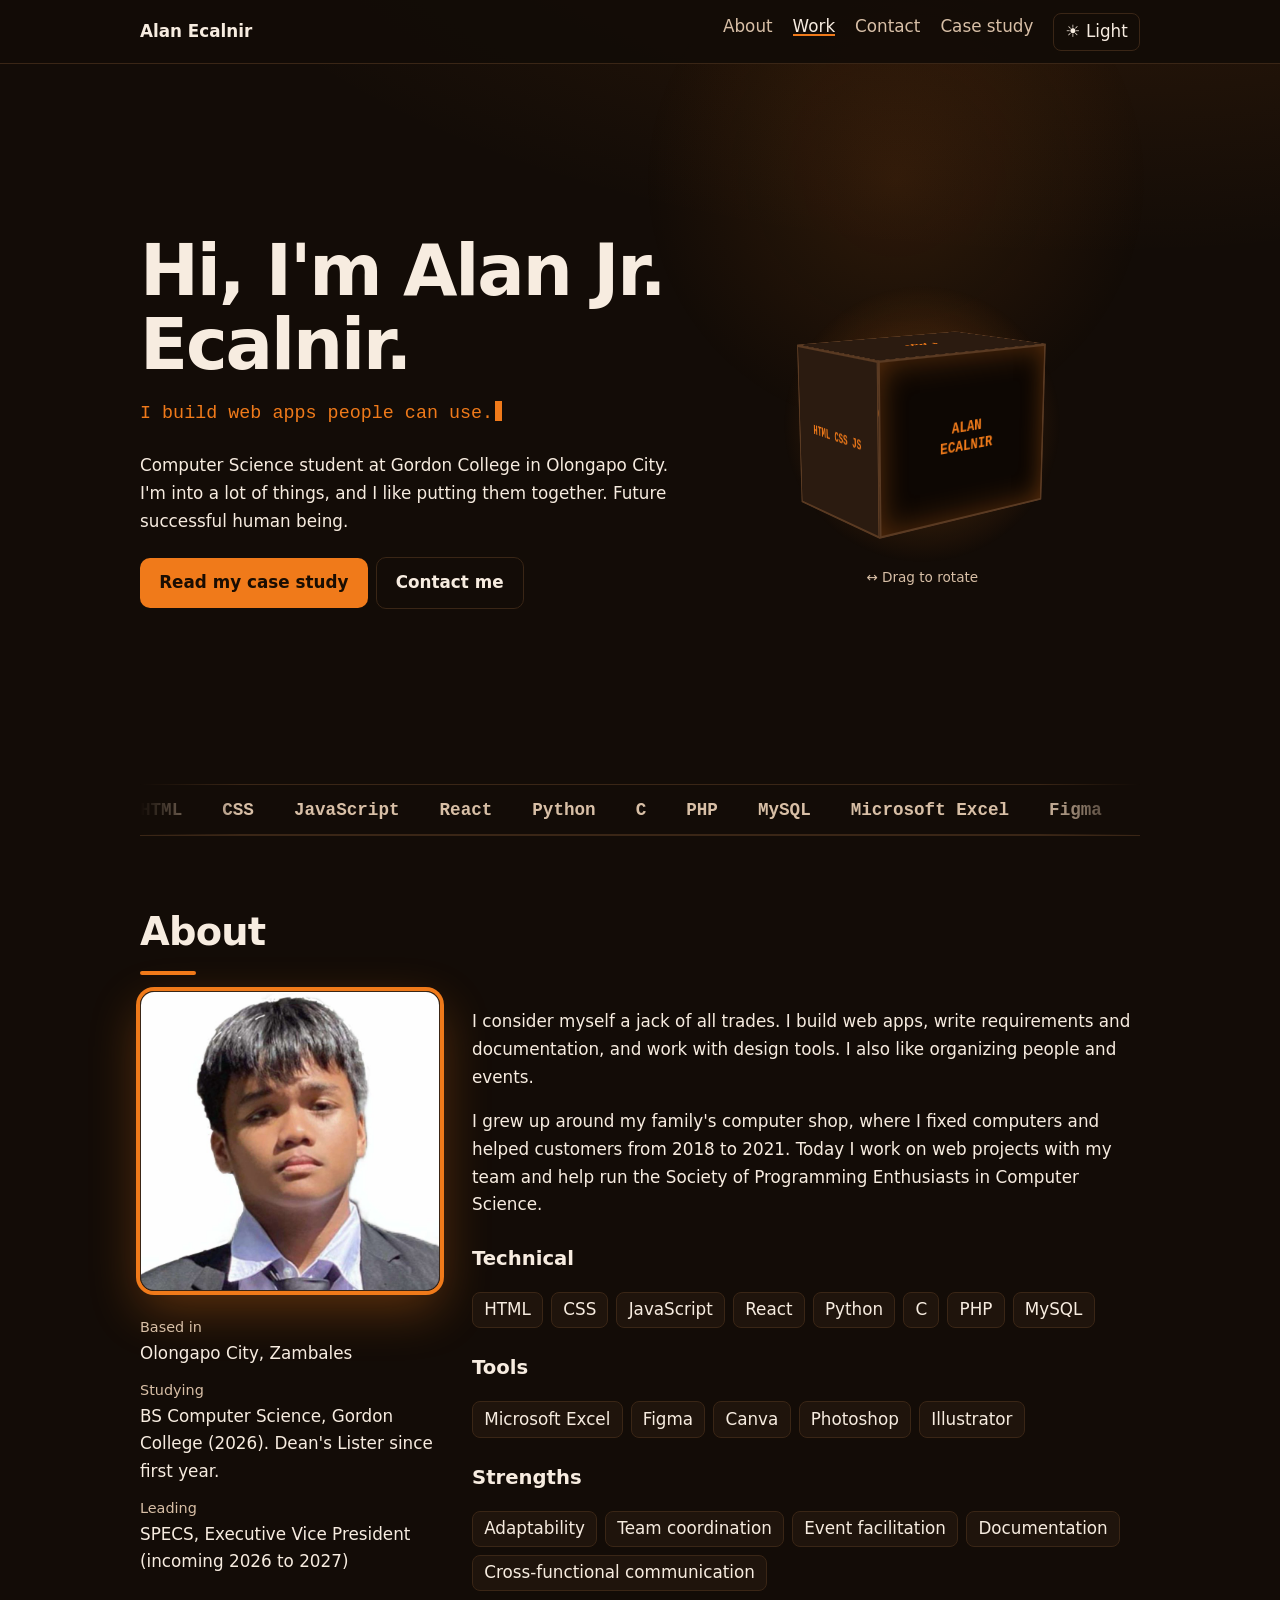
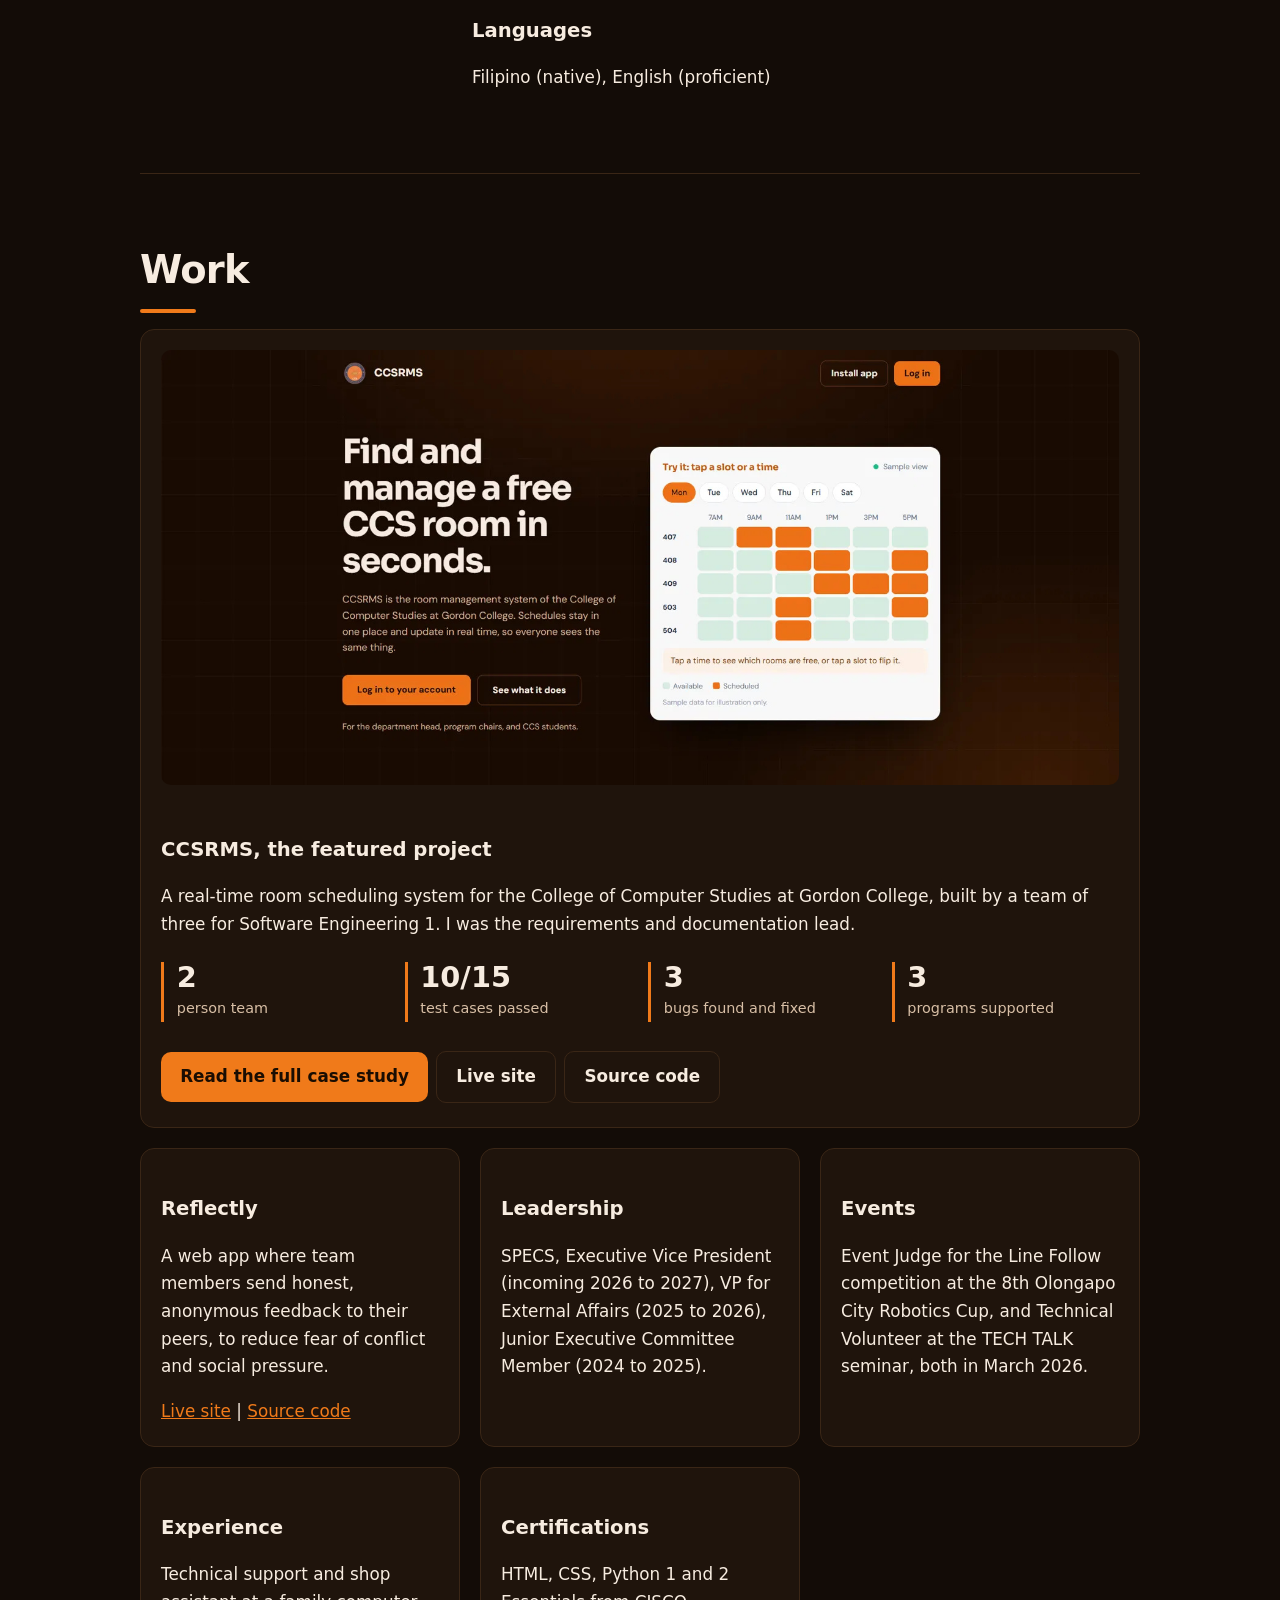
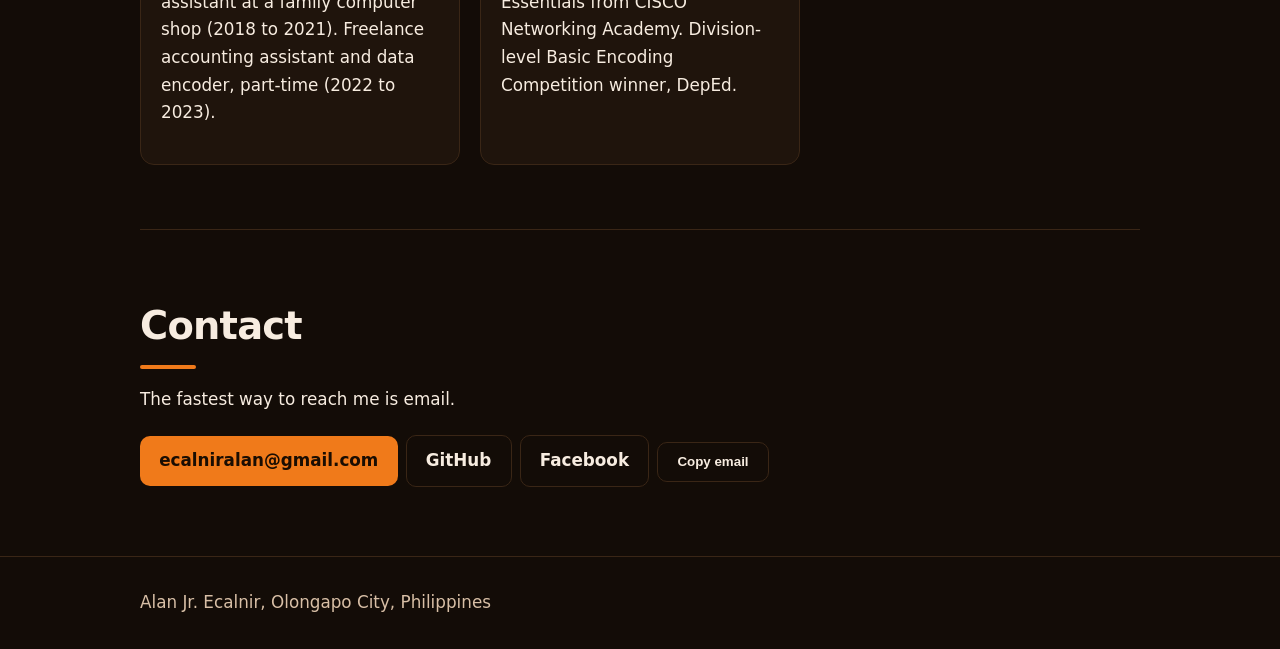
<file: index.html>
<!doctype html>
<html lang="en">
  <head>
    <meta charset="utf-8" />
    <meta name="viewport" content="width=device-width,initial-scale=1" />
    <title>Alan Jr. Ecalnir | Computer Science Student</title>
    <meta
      name="description"
      content="Portfolio of Alan Jr. Ecalnir, Computer Science student at Gordon College, with the CCSRMS case study."
    />
    <link rel="stylesheet" href="style.css" />
    <link rel="icon" href="assets/favicon.svg" type="image/svg+xml" />
    <script>
      try {
        if (localStorage.getItem("theme") === "light")
          document.documentElement.dataset.theme = "light";
      } catch (e) {}
    </script>
  </head>
  <body>
    <a class="skip" href="#main">Skip to content</a>
    <!-- Navigation -->
    <header>
      <div class="wrap">
        <nav aria-label="Main">
          <a class="logo" href="#top">Alan Ecalnir</a>
          <button
            class="menu-btn"
            type="button"
            aria-expanded="false"
            aria-controls="menu"
            aria-label="Toggle menu"
          >
            <span aria-hidden="true"></span>
          </button>
          <ul id="menu" class="menu">
            <li><a href="#about">About</a></li>
            <li><a href="#work">Work</a></li>
            <li><a href="#contact">Contact</a></li>
            <li><a href="case-study.html">Case study</a></li>
            <li><button class="theme-btn" type="button">☀ Light</button></li>
          </ul>
        </nav>
      </div>
    </header>
    <main id="main">
      <div class="wrap">
        <!-- Hero -->
        <section class="hero" id="top">
          <div>
            <h1>Hi, I'm Alan Jr. Ecalnir.</h1>
            <p class="type" id="type" aria-hidden="true"></p>
            <p>
              Computer Science student at Gordon College in Olongapo City. I'm into a lot of things,
              and I like putting them together. Future successful human being.
            </p>
            <a class="btn" href="case-study.html">Read my case study</a
            ><a class="btn alt" href="#contact">Contact me</a>
          </div>
          <div
            class="stage"
            tabindex="0"
            role="img"
            aria-label="Retro computer you can rotate. Drag it, or use the arrow keys."
          >
            <div class="pc">
              <div class="f">ALAN<br />ECALNIR</div>
              <div class="b">CS @ GORDON</div>
              <div class="l">HTML CSS JS</div>
              <div class="r">PYTHON PHP</div>
              <div class="t">SPECS</div>
              <div class="u">CCSRMS</div>
            </div>
          </div>
        </section>

        <!-- About -->
        <section id="about">
          <h2>About</h2>
          <div class="about">
            <div>
              <img
                class="photo"
                src="assets/photo.jpg"
                alt="Portrait of Alan wearing a suit and tie"
                width="300"
                height="300"
              />
              <dl>
                <dt>Based in</dt>
                <dd>Olongapo City, Zambales</dd>
                <dt>Studying</dt>
                <dd>BS Computer Science, Gordon College (2026). Dean's Lister since first year.</dd>
                <dt>Leading</dt>
                <dd>SPECS, Executive Vice President (incoming 2026 to 2027)</dd>
              </dl>
            </div>
            <div class="narrow">
              <p>
                I consider myself a jack of all trades. I build web apps, write requirements and
                documentation, and work with design tools. I also like organizing people and events.
              </p>
              <p>
                I grew up around my family's computer shop, where I fixed computers and helped
                customers from 2018 to 2021. Today I work on web projects with my team and help run
                the Society of Programming Enthusiasts in Computer Science.
              </p>
              <h3>Technical</h3>
              <ul class="chips">
                <li>HTML</li>
                <li>CSS</li>
                <li>JavaScript</li>
                <li>React</li>
                <li>Python</li>
                <li>C</li>
                <li>PHP</li>
                <li>MySQL</li>
              </ul>
              <h3>Tools</h3>
              <ul class="chips">
                <li>Microsoft Excel</li>
                <li>Figma</li>
                <li>Canva</li>
                <li>Photoshop</li>
                <li>Illustrator</li>
              </ul>
              <h3>Strengths</h3>
              <ul class="chips">
                <li>Adaptability</li>
                <li>Team coordination</li>
                <li>Event facilitation</li>
                <li>Documentation</li>
                <li>Cross-functional communication</li>
              </ul>
              <h3>Languages</h3>
              <p>Filipino (native), English (proficient)</p>
            </div>
          </div>
        </section>

        <!-- Work -->
        <section id="work">
          <h2>Work</h2>
          <div class="grid">
            <article class="card big">
              <img
                src="assets/landing.jpg"
                alt="CCSRMS landing page with a sample room schedule grid"
                width="1568"
                height="712"
              />
              <h3>CCSRMS, the featured project</h3>
              <p>
                A real-time room scheduling system for the College of Computer Studies at Gordon
                College, built by a team of three for Software Engineering 1. I was the requirements
                and documentation lead.
              </p>
              <ul class="stats">
                <li><b>3</b><span>person team</span></li>
                <li><b>15/15</b><span>test cases passed</span></li>
                <li><b>5</b><span>bugs found and fixed</span></li>
                <li><b>4</b><span>programs supported</span></li>
              </ul>
              <a class="btn" href="case-study.html">Read the full case study</a
              ><a class="btn alt" href="https://ccsrms.vercel.app">Live site</a
              ><a class="btn alt" href="https://github.com/BEB-THE-BUILDERS/CCSRMS">Source code</a>
            </article>
            <article class="card">
              <h3>Reflectly</h3>
              <p>
                A web app where team members send honest, anonymous feedback to their peers, to
                reduce fear of conflict and social pressure.
              </p>
              <a href="https://reflectlyapp.vercel.app">Live site</a> |
              <a href="https://github.com/AlanEcalnir/reflectly-web">Source code</a>
            </article>
            <article class="card">
              <h3>Leadership</h3>
              <p>
                SPECS, Executive Vice President (incoming 2026 to 2027), VP for External Affairs
                (2025 to 2026), Junior Executive Committee Member (2024 to 2025).
              </p>
            </article>
            <article class="card">
              <h3>Events</h3>
              <p>
                Event Judge for the Line Follow competition at the 8th Olongapo City Robotics Cup,
                and Technical Volunteer at the TECH TALK seminar, both in March 2026.
              </p>
            </article>
            <article class="card">
              <h3>Experience</h3>
              <p>
                Technical support and shop assistant at a family computer shop (2018 to 2021).
                Freelance accounting assistant and data encoder, part-time (2022 to 2023).
              </p>
            </article>
            <article class="card">
              <h3>Certifications</h3>
              <p>
                HTML, CSS, Python 1 and 2 Essentials from CISCO Networking Academy. Division-level
                Basic Encoding Competition winner, DepEd.
              </p>
            </article>
          </div>
        </section>

        <!-- Contact -->
        <section id="contact">
          <h2>Contact</h2>
          <p class="narrow">The fastest way to reach me is email.</p>
          <a class="btn" href="mailto:ecalniralan@gmail.com">ecalniralan@gmail.com</a
          ><a class="btn alt" href="https://github.com/AlanEcalnir">GitHub</a
          ><a class="btn alt" href="https://www.facebook.com/lanzzzz06">Facebook</a
          ><button class="btn alt" type="button" data-copy="ecalniralan@gmail.com">
            Copy email</button
          ><span class="toast" role="status"></span>
        </section>
      </div>
    </main>
    <footer><div class="wrap">Alan Jr. Ecalnir, Olongapo City, Philippines</div></footer>
    <script src="nav.js"></script>
    <script src="main.js"></script>
  </body>
</html>
</file>
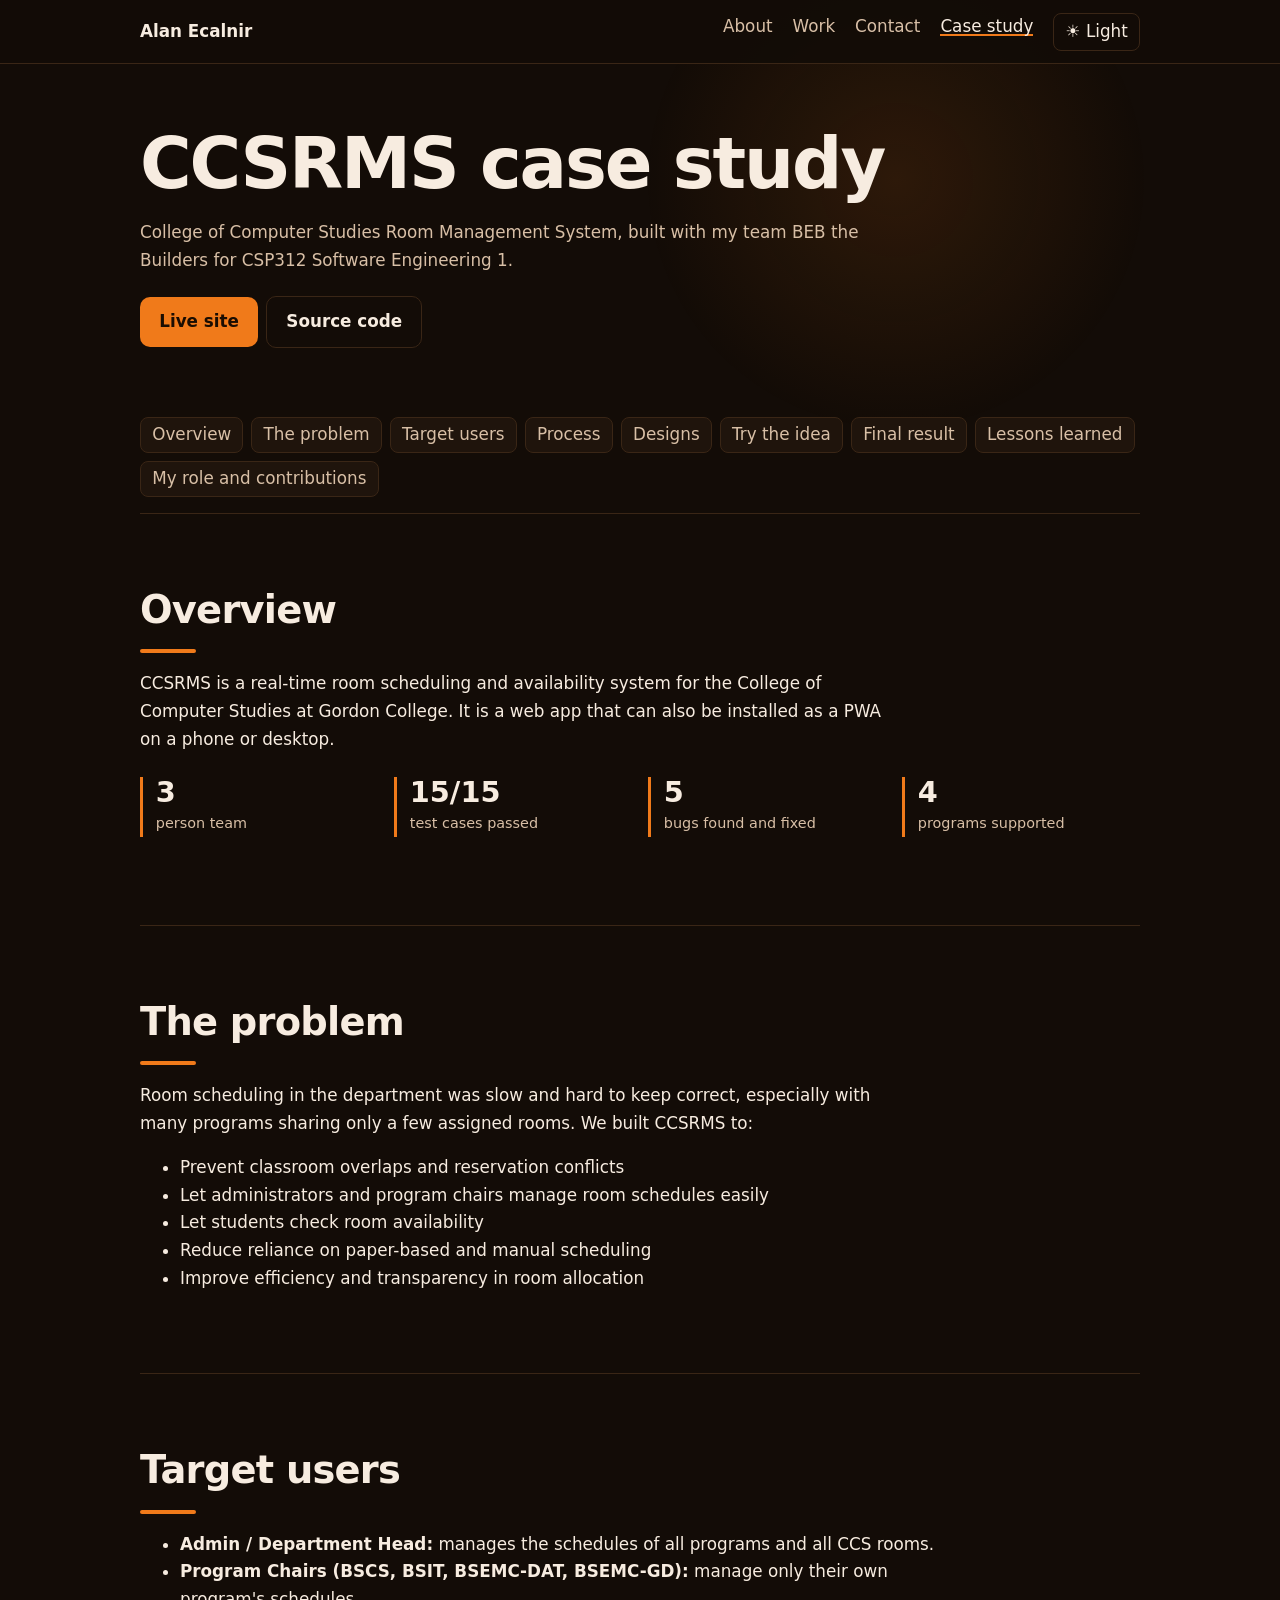
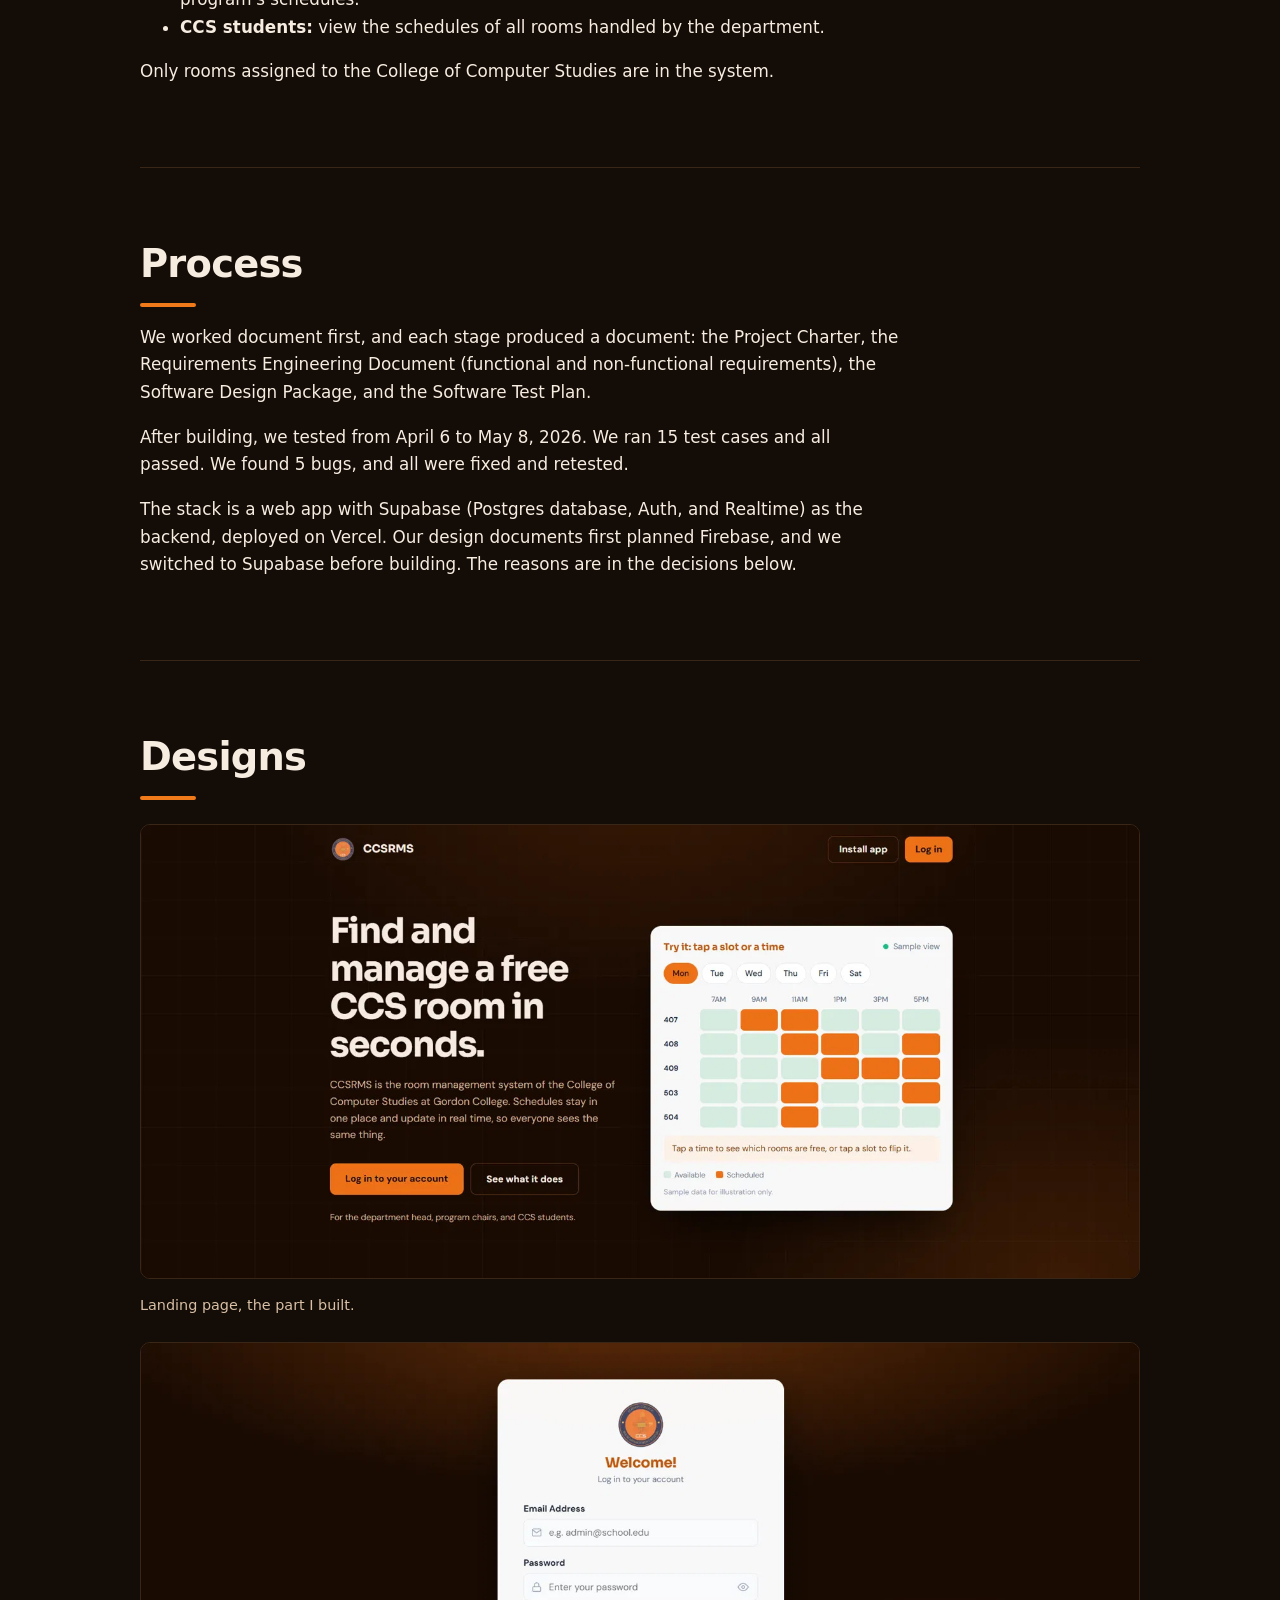
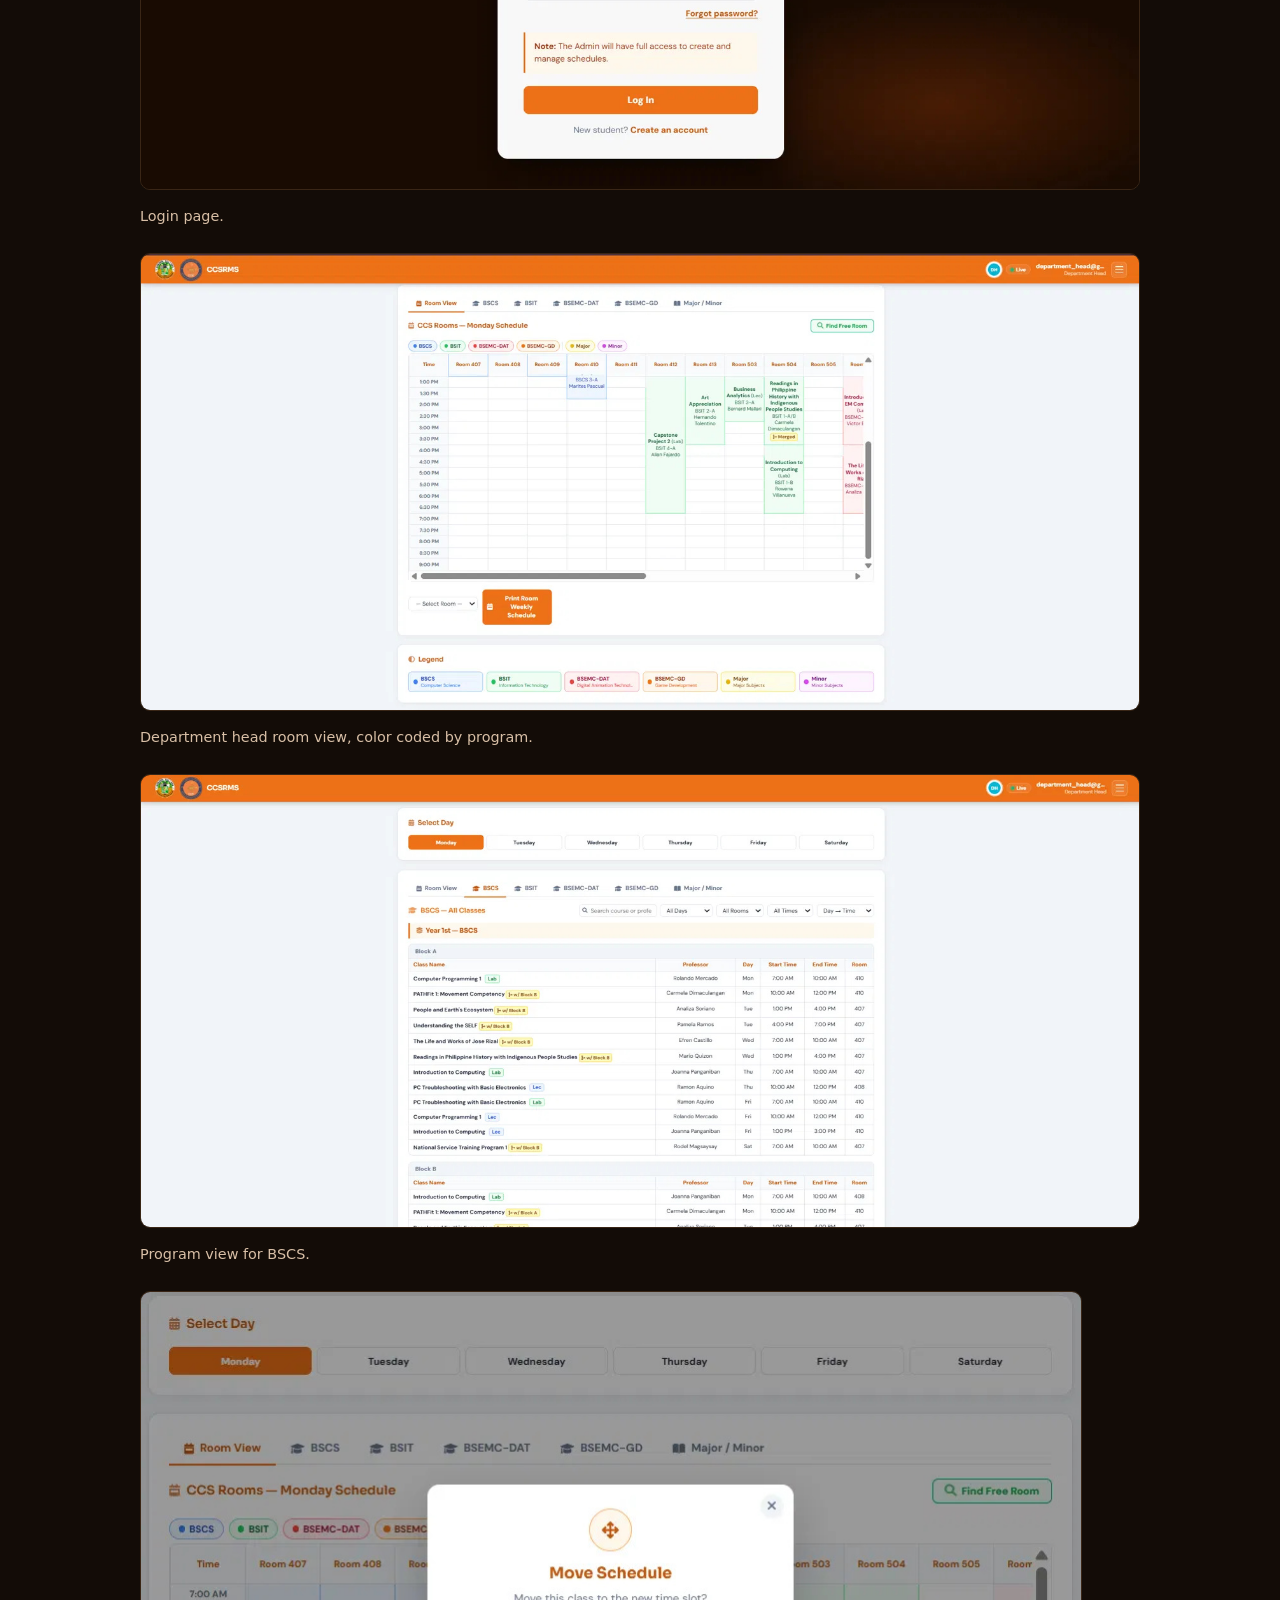
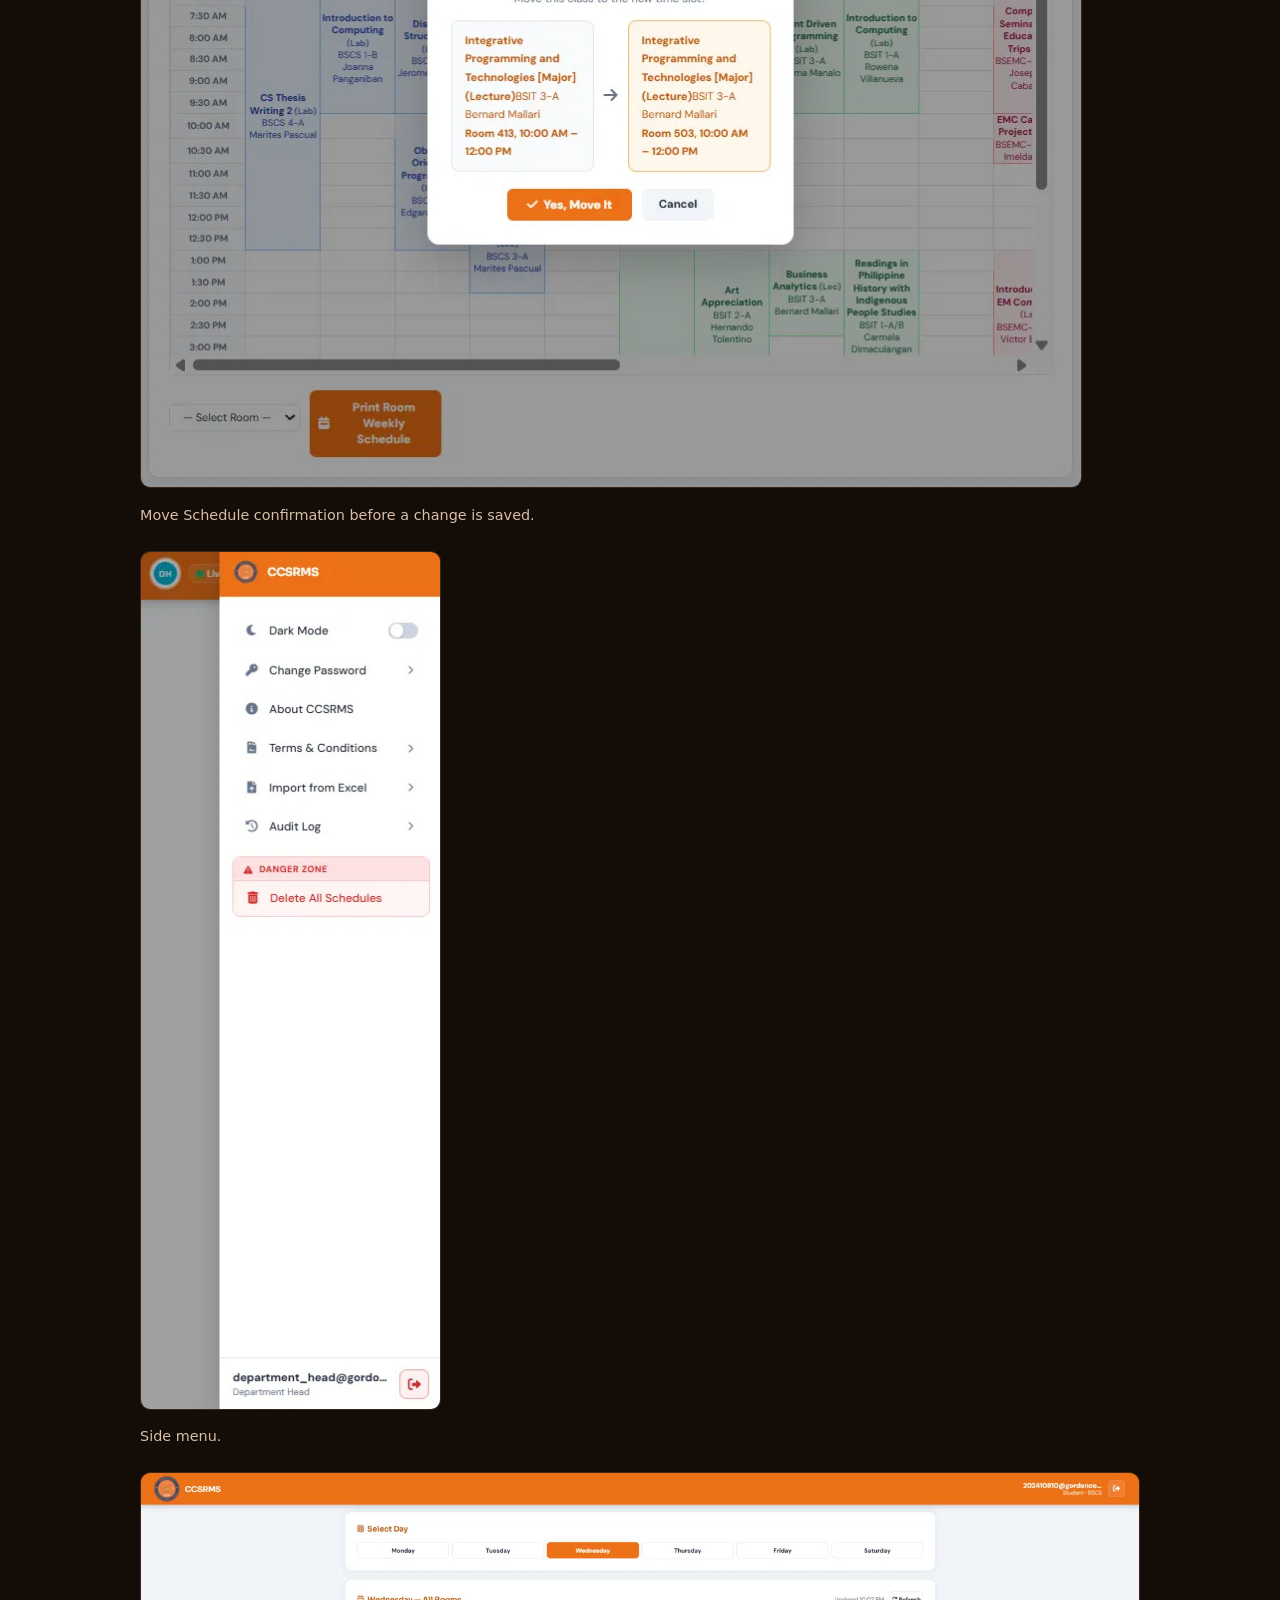
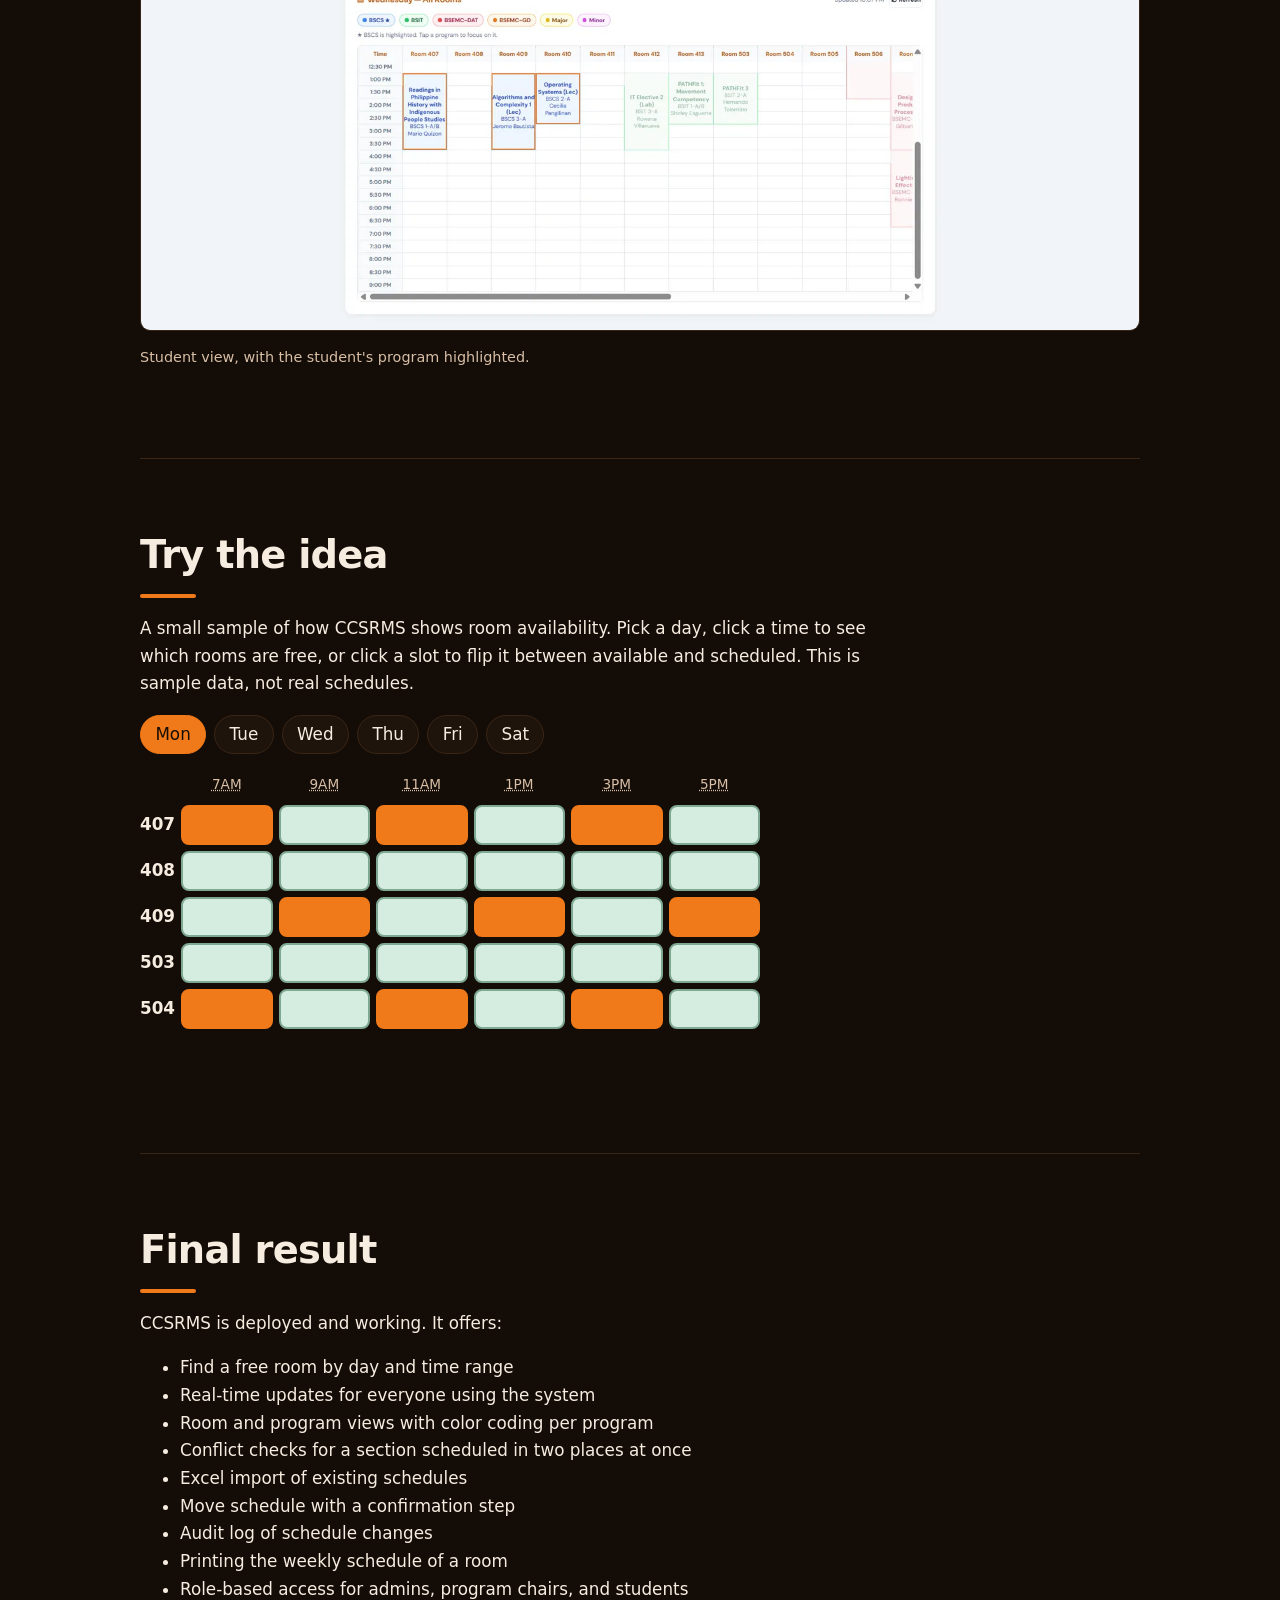
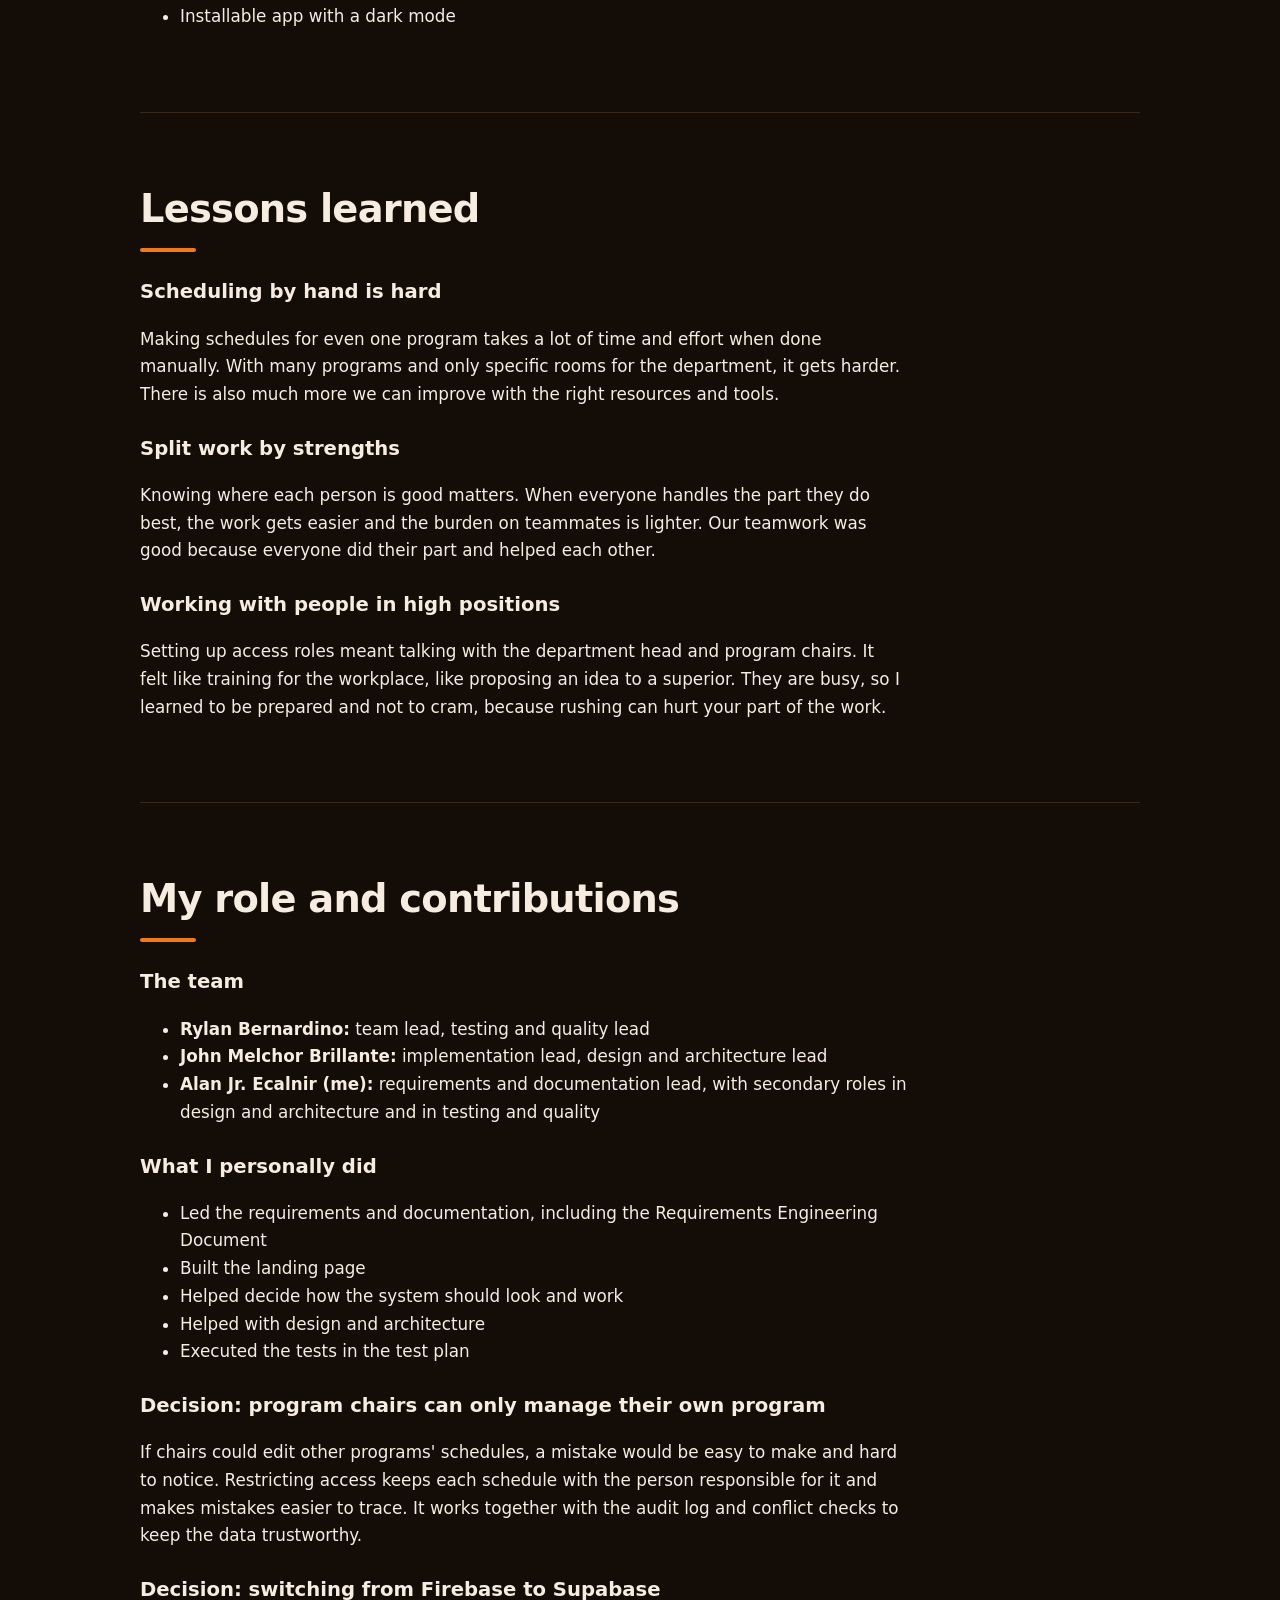
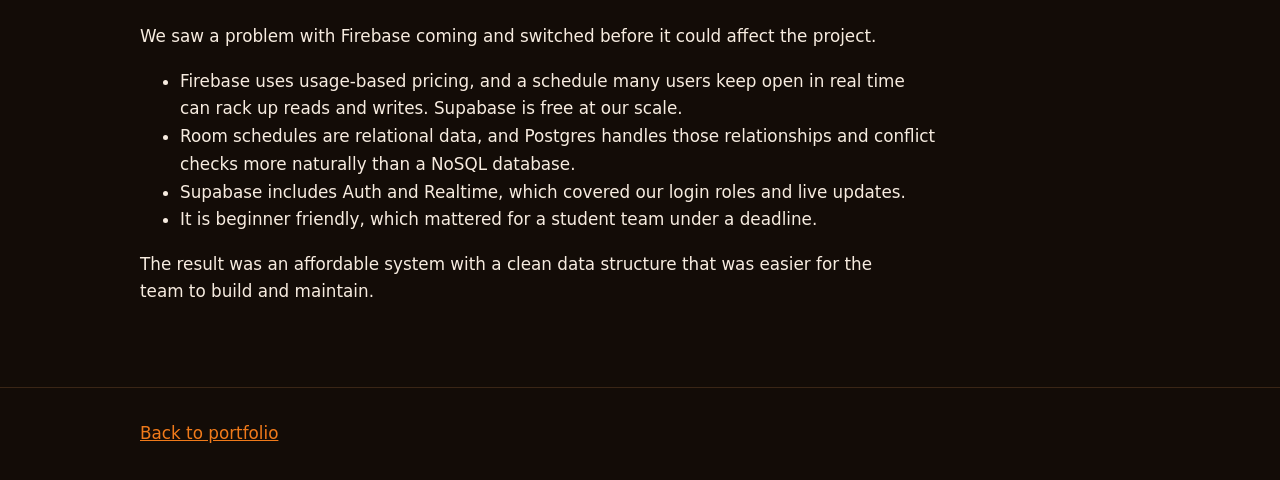
<file: case-study.html>
<!doctype html>
<html lang="en">
  <head>
    <meta charset="utf-8" />
    <meta name="viewport" content="width=device-width,initial-scale=1" />
    <title>CCSRMS Case Study | Alan Jr. Ecalnir</title>
    <meta
      name="description"
      content="Case study of CCSRMS, a room scheduling system for the College of Computer Studies at Gordon College."
    />
    <link rel="stylesheet" href="style.css" />
    <link rel="icon" href="assets/favicon.svg" type="image/svg+xml" />
    <script>
      try {
        if (localStorage.getItem("theme") === "light")
          document.documentElement.dataset.theme = "light";
      } catch (e) {}
    </script>
  </head>
  <body>
    <a class="skip" href="#main">Skip to content</a>
    <header>
      <div class="wrap">
        <nav aria-label="Main">
          <a class="logo" href="index.html">Alan Ecalnir</a>
          <button
            class="menu-btn"
            type="button"
            aria-expanded="false"
            aria-controls="menu"
            aria-label="Toggle menu"
          >
            <span aria-hidden="true"></span>
          </button>
          <ul id="menu" class="menu">
            <li><a href="index.html#about">About</a></li>
            <li><a href="index.html#work">Work</a></li>
            <li><a href="index.html#contact">Contact</a></li>
            <li><a href="case-study.html" aria-current="page">Case study</a></li>
            <li><button class="theme-btn" type="button">☀ Light</button></li>
          </ul>
        </nav>
      </div>
    </header>
    <main id="main">
      <div class="wrap narrow">
        <section style="border: 0">
          <h1>CCSRMS case study</h1>
          <p class="muted">
            College of Computer Studies Room Management System, built with my team BEB the Builders
            for CSP312 Software Engineering 1.
          </p>
          <a class="btn" href="https://ccsrms.vercel.app">Live site</a
          ><a class="btn alt" href="https://github.com/BEB-THE-BUILDERS/CCSRMS">Source code</a>
        </section>

        <nav class="toc" aria-label="On this page">
          <ul class="chips">
            <li><a href="#overview">Overview</a></li>
            <li><a href="#the-problem">The problem</a></li>
            <li><a href="#target-users">Target users</a></li>
            <li><a href="#process">Process</a></li>
            <li><a href="#designs">Designs</a></li>
            <li><a href="#try-it">Try the idea</a></li>
            <li><a href="#final-result">Final result</a></li>
            <li><a href="#lessons-learned">Lessons learned</a></li>
            <li><a href="#my-role-and-contributions">My role and contributions</a></li>
          </ul>
        </nav>
        <!-- Overview -->
        <section id="overview">
          <h2>Overview</h2>
          <p>
            CCSRMS is a real-time room scheduling and availability system for the College of
            Computer Studies at Gordon College. It is a web app that can also be installed as a PWA
            on a phone or desktop.
          </p>
          <ul class="stats">
            <li><b>3</b><span>person team</span></li>
            <li><b>15/15</b><span>test cases passed</span></li>
            <li><b>5</b><span>bugs found and fixed</span></li>
            <li><b>4</b><span>programs supported</span></li>
          </ul>
        </section>

        <!-- The problem -->
        <section id="the-problem">
          <h2>The problem</h2>
          <p>
            Room scheduling in the department was slow and hard to keep correct, especially with
            many programs sharing only a few assigned rooms. We built CCSRMS to:
          </p>
          <ul>
            <li>Prevent classroom overlaps and reservation conflicts</li>
            <li>Let administrators and program chairs manage room schedules easily</li>
            <li>Let students check room availability</li>
            <li>Reduce reliance on paper-based and manual scheduling</li>
            <li>Improve efficiency and transparency in room allocation</li>
          </ul>
        </section>

        <!-- Target users -->
        <section id="target-users">
          <h2>Target users</h2>
          <ul>
            <li>
              <strong>Admin / Department Head:</strong> manages the schedules of all programs and
              all CCS rooms.
            </li>
            <li>
              <strong>Program Chairs (BSCS, BSIT, BSEMC-DAT, BSEMC-GD):</strong> manage only their
              own program's schedules.
            </li>
            <li>
              <strong>CCS students:</strong> view the schedules of all rooms handled by the
              department.
            </li>
          </ul>
          <p>Only rooms assigned to the College of Computer Studies are in the system.</p>
        </section>

        <!-- Process -->
        <section id="process">
          <h2>Process</h2>
          <p>
            We worked document first, and each stage produced a document: the Project Charter, the
            Requirements Engineering Document (functional and non-functional requirements), the
            Software Design Package, and the Software Test Plan.
          </p>
          <p>
            After building, we tested from April 6 to May 8, 2026. We ran 15 test cases and all
            passed. We found 5 bugs, and all were fixed and retested.
          </p>
          <p>
            The stack is a web app with Supabase (Postgres database, Auth, and Realtime) as the
            backend, deployed on Vercel. Our design documents first planned Firebase, and we
            switched to Supabase before building. The reasons are in the decisions below.
          </p>
        </section>

        <!-- Designs -->
        <section id="designs">
          <h2>Designs</h2>
          <figure>
            <img
              src="assets/landing.jpg"
              alt="CCSRMS landing page with the headline Find and manage a free CCS room in seconds and a sample schedule grid"
              width="1568"
              height="712"
            />
            <figcaption>Landing page, the part I built.</figcaption>
          </figure>
          <figure>
            <img
              src="assets/login.jpg"
              alt="Login card with email and password fields and a note about admin access"
              width="1568"
              height="701"
            />
            <figcaption>Login page.</figcaption>
          </figure>
          <figure>
            <img
              src="assets/room-view.jpg"
              alt="Department head room view showing a Monday schedule grid by room with color-coded programs"
              width="1568"
              height="716"
            />
            <figcaption>Department head room view, color coded by program.</figcaption>
          </figure>
          <figure>
            <img
              src="assets/program-view.jpg"
              alt="BSCS program view listing classes by year and block with professor, day, time, and room"
              width="1568"
              height="711"
            />
            <figcaption>Program view for BSCS.</figcaption>
          </figure>
          <figure>
            <img
              src="assets/move-schedule.jpg"
              alt="Move Schedule confirmation dialog comparing the old and new room and time"
              width="942"
              height="797"
            />
            <figcaption>Move Schedule confirmation before a change is saved.</figcaption>
          </figure>
          <figure>
            <img
              src="assets/menu.jpg"
              alt="Side menu with dark mode, change password, import from Excel, audit log, and a danger zone"
              width="301"
              height="862"
            />
            <figcaption>Side menu.</figcaption>
          </figure>
          <figure>
            <img
              src="assets/student-view.jpg"
              alt="Student view showing all rooms on Wednesday with the student's own program highlighted"
              width="1568"
              height="717"
            />
            <figcaption>Student view, with the student's program highlighted.</figcaption>
          </figure>
        </section>

        <section id="try-it">
          <h2>Try the idea</h2>
          <p>
            A small sample of how CCSRMS shows room availability. Pick a day, click a time to see
            which rooms are free, or click a slot to flip it between available and scheduled. This
            is sample data, not real schedules.
          </p>
          <div id="demo"></div>
        </section>
        <!-- Final result -->
        <section id="final-result">
          <h2>Final result</h2>
          <p>CCSRMS is deployed and working. It offers:</p>
          <ul>
            <li>Find a free room by day and time range</li>
            <li>Real-time updates for everyone using the system</li>
            <li>Room and program views with color coding per program</li>
            <li>Conflict checks for a section scheduled in two places at once</li>
            <li>Excel import of existing schedules</li>
            <li>Move schedule with a confirmation step</li>
            <li>Audit log of schedule changes</li>
            <li>Printing the weekly schedule of a room</li>
            <li>Role-based access for admins, program chairs, and students</li>
            <li>Installable app with a dark mode</li>
          </ul>
        </section>

        <!-- Lessons learned -->
        <section id="lessons-learned">
          <h2>Lessons learned</h2>
          <h3>Scheduling by hand is hard</h3>
          <p>
            Making schedules for even one program takes a lot of time and effort when done manually.
            With many programs and only specific rooms for the department, it gets harder. There is
            also much more we can improve with the right resources and tools.
          </p>
          <h3>Split work by strengths</h3>
          <p>
            Knowing where each person is good matters. When everyone handles the part they do best,
            the work gets easier and the burden on teammates is lighter. Our teamwork was good
            because everyone did their part and helped each other.
          </p>
          <h3>Working with people in high positions</h3>
          <p>
            Setting up access roles meant talking with the department head and program chairs. It
            felt like training for the workplace, like proposing an idea to a superior. They are
            busy, so I learned to be prepared and not to cram, because rushing can hurt your part of
            the work.
          </p>
        </section>

        <!-- My role and contributions -->
        <section id="my-role-and-contributions">
          <h2>My role and contributions</h2>
          <h3>The team</h3>
          <ul>
            <li><strong>Rylan Bernardino:</strong> team lead, testing and quality lead</li>
            <li>
              <strong>John Melchor Brillante:</strong> implementation lead, design and architecture
              lead
            </li>
            <li>
              <strong>Alan Jr. Ecalnir (me):</strong> requirements and documentation lead, with
              secondary roles in design and architecture and in testing and quality
            </li>
          </ul>
          <h3>What I personally did</h3>
          <ul>
            <li>
              Led the requirements and documentation, including the Requirements Engineering
              Document
            </li>
            <li>Built the landing page</li>
            <li>Helped decide how the system should look and work</li>
            <li>Helped with design and architecture</li>
            <li>Executed the tests in the test plan</li>
          </ul>
          <h3>Decision: program chairs can only manage their own program</h3>
          <p>
            If chairs could edit other programs' schedules, a mistake would be easy to make and hard
            to notice. Restricting access keeps each schedule with the person responsible for it and
            makes mistakes easier to trace. It works together with the audit log and conflict checks
            to keep the data trustworthy.
          </p>
          <h3>Decision: switching from Firebase to Supabase</h3>
          <p>
            We saw a problem with Firebase coming and switched before it could affect the project.
          </p>
          <ul>
            <li>
              Firebase uses usage-based pricing, and a schedule many users keep open in real time
              can rack up reads and writes. Supabase is free at our scale.
            </li>
            <li>
              Room schedules are relational data, and Postgres handles those relationships and
              conflict checks more naturally than a NoSQL database.
            </li>
            <li>
              Supabase includes Auth and Realtime, which covered our login roles and live updates.
            </li>
            <li>It is beginner friendly, which mattered for a student team under a deadline.</li>
          </ul>
          <p>
            The result was an affordable system with a clean data structure that was easier for the
            team to build and maintain.
          </p>
        </section>
      </div>
    </main>
    <footer>
      <div class="wrap"><a href="index.html">Back to portfolio</a></div>
    </footer>
    <script src="nav.js"></script>
  </body>
</html>
</file>
<file: style.css>
/* Design tokens */
:root {
  --bg: #130c07;
  --panel: #1f140c;
  --ink: #f7ece0;
  --mut: #d8bfa6;
  --acc: #f07a1a;
  --line: #3a2616;
}
/* Base */
* {
  box-sizing: border-box;
}
html {
  scroll-behavior: smooth;
  color-scheme: dark;
}
body {
  margin: 0;
  background: var(--bg);
  color: var(--ink);
  font:
    1.05rem/1.65 system-ui,
    "Segoe UI",
    sans-serif;
}
a {
  color: var(--acc);
}
img {
  max-width: 100%;
  height: auto;
}
:focus-visible {
  outline: 3px solid #ffd2a1;
  outline-offset: 3px;
}
.skip {
  position: absolute;
  left: -999px;
}
.skip:focus {
  left: 1rem;
  top: 1rem;
  background: #fff;
  color: #000;
  padding: 0.5rem 1rem;
  z-index: 9;
}
/* Layout and header */
.wrap {
  max-width: 1040px;
  margin: auto;
  padding: 0 1.25rem;
}
header {
  position: sticky;
  top: 0;
  background: #130c07ee;
  border-bottom: 1px solid var(--line);
  z-index: 5;
}
nav {
  display: flex;
  gap: 1.25rem;
  flex-wrap: wrap;
  align-items: center;
  padding: 0.8rem 0;
}
nav .logo {
  font-weight: 800;
  margin-right: auto;
  color: var(--ink);
  text-decoration: none;
}
nav a {
  color: var(--mut);
  text-decoration: none;
}
nav a:hover,
nav a[aria-current] {
  color: var(--ink);
}
h1 {
  font-size: clamp(2.4rem, 7vw, 4.4rem);
  line-height: 1.05;
  letter-spacing: -0.03em;
  margin: 0 0 1rem;
}
h2 {
  font-size: clamp(1.7rem, 4vw, 2.4rem);
  letter-spacing: -0.02em;
  margin: 0 0 1rem;
}
h3 {
  margin: 1.5rem 0 0.4rem;
}
section {
  padding: 4rem 0;
  border-top: 1px solid var(--line);
}
/* Hero and 3D computer */
.hero {
  display: grid;
  grid-template-columns: 1.1fr 0.9fr;
  gap: 2rem;
  align-items: center;
  min-height: 80vh;
  border: 0;
}
.type {
  font:
    1.15rem ui-monospace,
    Consolas,
    monospace;
  color: var(--acc);
  min-height: 1.8em;
}
.btn {
  display: inline-block;
  padding: 0.7rem 1.2rem;
  border-radius: 10px;
  background: var(--acc);
  color: #1a0d02;
  font-weight: 700;
  text-decoration: none;
  margin: 0.3rem 0.5rem 0.3rem 0;
}
.btn.alt {
  background: none;
  border: 1px solid var(--line);
  color: var(--ink);
}
.stage {
  perspective: 900px;
  height: 340px;
  display: grid;
  place-items: center;
  touch-action: none;
  cursor: grab;
  border-radius: 14px;
}
.pc {
  position: relative;
  width: 200px;
  height: 160px;
  transform-style: preserve-3d;
  transform: rotateX(-12deg) rotateY(25deg);
}
.pc div {
  position: absolute;
  display: grid;
  place-items: center;
  border: 2px solid #5a3a22;
  background: #2b1b10;
  color: var(--acc);
  font:
    700 0.8rem ui-monospace,
    monospace;
  text-align: center;
}
.f {
  width: 200px;
  height: 160px;
  transform: translateZ(70px);
  background: #0d0703 !important;
  font-size: 0.95rem !important;
  box-shadow: inset 0 0 30px #f07a1a55;
}
.b {
  width: 200px;
  height: 160px;
  transform: rotateY(180deg) translateZ(70px);
}
.l,
.r {
  width: 140px;
  height: 160px;
  left: 30px;
}
.l {
  transform: rotateY(-90deg) translateZ(100px);
}
.r {
  transform: rotateY(90deg) translateZ(100px);
}
.t,
.u {
  width: 200px;
  height: 140px;
  top: 10px;
}
.t {
  transform: rotateX(90deg) translateZ(80px);
}
.u {
  transform: rotateX(-90deg) translateZ(80px);
}
/* About section */
.about {
  display: grid;
  grid-template-columns: 300px 1fr;
  gap: 2rem;
}
.photo {
  width: 100%;
  aspect-ratio: 1;
  object-fit: cover;
  border-radius: 14px;
  border: 1px solid var(--line);
}
dl {
  margin: 1rem 0;
}
dt {
  color: var(--mut);
  font-size: 0.9rem;
}
dd {
  margin: 0 0 0.7rem;
}
.chips {
  list-style: none;
  display: flex;
  flex-wrap: wrap;
  gap: 0.5rem;
  padding: 0;
}
.chips li {
  border: 1px solid var(--line);
  border-radius: 8px;
  padding: 0.2rem 0.7rem;
  background: var(--panel);
}
/* Cards, figures, footer */
.grid {
  display: grid;
  gap: 1.25rem;
  grid-template-columns: repeat(auto-fit, minmax(280px, 1fr));
}
.card {
  background: var(--panel);
  border: 1px solid var(--line);
  border-radius: 14px;
  padding: 1.25rem;
}
.card.big {
  grid-column: 1/-1;
}
.card.big img {
  border-radius: 10px;
  margin-bottom: 1rem;
}
figure {
  margin: 1.5rem 0;
}
figure img {
  border-radius: 10px;
  border: 1px solid var(--line);
}
figcaption {
  color: var(--mut);
  font-size: 0.9rem;
  margin-top: 0.4rem;
}
.narrow {
  max-width: 760px;
}
.muted {
  color: var(--mut);
}
footer {
  padding: 2rem 0;
  border-top: 1px solid var(--line);
  color: var(--mut);
}
/* Responsive and reduced motion */
@media (max-width: 760px) {
  .hero,
  .about {
    grid-template-columns: 1fr;
    min-height: 0;
  }
  .stage {
    height: 280px;
  }
}
@media (prefers-reduced-motion: reduce) {
  html {
    scroll-behavior: auto;
  }
}

/* Navigation menu and hamburger button */
.menu {
  display: flex;
  gap: 1.25rem;
  list-style: none;
  margin: 0;
  padding: 0;
}
.menu-btn {
  display: none;
  position: relative;
  width: 44px;
  height: 44px;
  margin-left: auto;
  background: none;
  border: 1px solid var(--line);
  border-radius: 10px;
  cursor: pointer;
}
.menu-btn span,
.menu-btn span::before,
.menu-btn span::after {
  content: "";
  position: absolute;
  left: 11px;
  width: 20px;
  height: 2px;
  background: var(--ink);
  transition: transform 0.2s;
}
.menu-btn span {
  top: 20px;
}
.menu-btn span::before {
  top: -6px;
  left: 0;
}
.menu-btn span::after {
  top: 6px;
  left: 0;
}
.menu-btn[aria-expanded="true"] span {
  background: transparent;
}
.menu-btn[aria-expanded="true"] span::before {
  top: 0;
  transform: rotate(45deg);
}
.menu-btn[aria-expanded="true"] span::after {
  top: 0;
  transform: rotate(-45deg);
}
@media (max-width: 760px) {
  .menu-btn {
    display: block;
  }
  .menu {
    display: none;
    flex-direction: column;
    width: 100%;
    gap: 0;
  }
  .menu.open {
    display: flex;
  }
  .menu a {
    display: block;
    padding: 0.8rem 0;
    border-top: 1px solid var(--line);
  }
}
@media (prefers-reduced-motion: reduce) {
  .menu-btn span,
  .menu-btn span::before,
  .menu-btn span::after {
    transition: none;
  }
}

/* Visual polish: glow, card hover, stats, table of contents */
body {
  background: radial-gradient(60rem 28rem at 85% -5%, #f07a1a26, transparent), var(--bg);
  background-repeat: no-repeat;
}
.card {
  transition:
    transform 0.2s,
    border-color 0.2s;
}
.card:hover {
  transform: translateY(-4px);
  border-color: var(--acc);
}
.stats {
  display: grid;
  grid-template-columns: repeat(auto-fit, minmax(140px, 1fr));
  gap: 1rem;
  list-style: none;
  padding: 0;
  margin: 1.5rem 0;
}
.stats li {
  border-left: 3px solid var(--acc);
  padding-left: 0.8rem;
}
.stats b {
  display: block;
  font-size: 1.8rem;
  line-height: 1.1;
}
.stats span {
  color: var(--mut);
  font-size: 0.9rem;
}
.toc {
  padding: 0 0 1rem;
}
.toc .chips {
  margin: 0;
}
section[id] {
  scroll-margin-top: 5rem;
}
figure img {
  cursor: zoom-in;
}

/* Scroll effects, progress bar, back to top, image viewer */
.reveal {
  opacity: 0;
  transform: translateY(16px);
  transition:
    opacity 0.5s,
    transform 0.5s;
}
.reveal.in {
  opacity: 1;
  transform: none;
}
.progress {
  position: fixed;
  top: 0;
  left: 0;
  width: 0;
  height: 3px;
  background: var(--acc);
  z-index: 10;
}
.to-top {
  position: fixed;
  right: 1rem;
  bottom: 1rem;
  width: 44px;
  height: 44px;
  border: 0;
  border-radius: 50%;
  background: var(--acc);
  color: #1a0d02;
  font-size: 1.3rem;
  font-weight: 700;
  cursor: pointer;
  visibility: hidden;
  opacity: 0;
  transition: opacity 0.2s;
  z-index: 6;
}
.to-top.show {
  visibility: visible;
  opacity: 1;
}
.lightbox {
  max-width: 94vw;
  max-height: 94vh;
  padding: 0;
  border: 1px solid var(--line);
  border-radius: 12px;
  background: var(--panel);
}
.lightbox::backdrop {
  background: #000c;
}
.lightbox img {
  display: block;
  max-width: 94vw;
  max-height: 90vh;
  object-fit: contain;
}
.lightbox button {
  position: absolute;
  top: 8px;
  right: 8px;
  width: 40px;
  height: 40px;
  border: 0;
  border-radius: 50%;
  background: var(--acc);
  color: #1a0d02;
  font-size: 1.4rem;
  cursor: pointer;
}
@media (prefers-reduced-motion: reduce) {
  .card:hover {
    transform: none;
  }
}

/* Case study page: wider column so screenshots stay readable, text stays narrow */
.wrap.narrow {
  max-width: 1040px;
}
.wrap.narrow p,
.wrap.narrow li {
  max-width: 760px;
}

/* Alive: motion, glow, and micro-interactions */
@keyframes blink {
  50% {
    opacity: 0;
  }
}
@keyframes pulse {
  0%,
  100% {
    transform: scale(0.9);
    opacity: 0.6;
  }
  50% {
    transform: scale(1.1);
    opacity: 1;
  }
}
@keyframes rise {
  from {
    opacity: 0;
    transform: translateY(18px);
  }
}
@keyframes nudge {
  50% {
    transform: translateX(6px);
  }
}
body::after {
  content: "";
  position: fixed;
  inset: 0;
  z-index: -1;
  pointer-events: none;
  background: radial-gradient(
    420px circle at var(--mx, 70%) var(--my, 20%),
    #f07a1a1f,
    transparent 60%
  );
}
.hero > div:first-child > * {
  animation: rise 0.7s both;
}
.hero > div:first-child > :nth-child(2) {
  animation-delay: 0.1s;
}
.hero > div:first-child > :nth-child(3) {
  animation-delay: 0.2s;
}
.hero > div:first-child > :nth-child(4) {
  animation-delay: 0.3s;
}
.hero > div:first-child > :nth-child(5) {
  animation-delay: 0.4s;
}
.type::after {
  content: "";
  display: inline-block;
  width: 0.6ch;
  height: 1.1em;
  margin-left: 2px;
  background: var(--acc);
  vertical-align: -0.15em;
  animation: blink 1s steps(2) infinite;
}
.stage {
  position: relative;
  animation: rise 0.9s 0.3s both;
}
.stage::before {
  content: "";
  position: absolute;
  inset: 0;
  margin: auto;
  width: 280px;
  height: 280px;
  border-radius: 50%;
  background: radial-gradient(circle, #f07a1a55, transparent 70%);
  animation: pulse 4s ease-in-out infinite;
}
.stage::after {
  content: "↔ Drag to rotate";
  position: absolute;
  bottom: 6px;
  left: 0;
  right: 0;
  text-align: center;
  color: var(--mut);
  font-size: 0.85rem;
  animation: nudge 2.4s ease-in-out infinite;
}
.stage.used::after {
  display: none;
}
.photo {
  box-shadow:
    0 0 0 4px var(--acc),
    0 18px 50px #f07a1a55;
  transition: transform 0.3s;
}
.photo:hover {
  transform: rotate(-2deg) scale(1.02);
}
h2::after {
  content: "";
  display: block;
  width: 56px;
  height: 4px;
  margin-top: 0.5rem;
  border-radius: 2px;
  background: var(--acc);
  transition: width 0.6s 0.2s;
}
.reveal:not(.in) h2::after {
  width: 0;
}
.btn {
  transition:
    transform 0.15s,
    box-shadow 0.15s;
}
.btn:hover {
  transform: translateY(-2px);
  box-shadow: 0 6px 18px #f07a1a55;
}
.chips li {
  transition:
    transform 0.15s,
    border-color 0.15s;
}
.chips li:hover {
  transform: translateY(-2px);
  border-color: var(--acc);
}
.menu a {
  background: linear-gradient(var(--acc), var(--acc)) 0 100% / 0 2px no-repeat;
  transition: background-size 0.25s;
}
.menu a:hover,
.menu a[aria-current] {
  background-size: 100% 2px;
}
@media (prefers-reduced-motion: reduce) {
  *,
  *::before,
  *::after {
    animation: none !important;
    transition: none !important;
  }
}

/* No text selection while dragging the computer, branded selection color */
::selection {
  background: var(--acc);
  color: #1a0d02;
}
.stage,
.stage * {
  user-select: none;
  -webkit-user-select: none;
  -webkit-user-drag: none;
  -webkit-tap-highlight-color: transparent;
}

/* Light theme */
:root[data-theme="light"] {
  --bg: #fff7ef;
  --panel: #ffffff;
  --ink: #2a1608;
  --mut: #6b4a31;
  --acc: #c2540a;
  --line: #e5cfba;
  color-scheme: light;
}
[data-theme="light"] header {
  background: #fff7efee;
}
[data-theme="light"] .btn:not(.alt),
[data-theme="light"] .to-top,
[data-theme="light"] .lightbox button,
[data-theme="light"] .chip-btn[aria-pressed="true"],
[data-theme="light"] ::selection {
  color: #fff;
}
[data-theme="light"] :focus-visible {
  outline-color: #8a3a00;
}
.theme-btn {
  padding: 0.25rem 0.7rem;
  border: 1px solid var(--line);
  border-radius: 8px;
  background: none;
  color: var(--ink);
  font: inherit;
  cursor: pointer;
}
.theme-btn:hover {
  border-color: var(--acc);
}
.toast {
  margin-left: 0.5rem;
  color: var(--acc);
}

/* Scrolling tools strip */
@keyframes scroll {
  to {
    transform: translateX(-50%);
  }
}
.marquee {
  overflow: hidden;
  padding: 0.9rem 0;
  border-block: 1px solid var(--line);
  mask-image: linear-gradient(90deg, transparent, #000 10%, #000 90%, transparent);
}
.track {
  display: flex;
  width: max-content;
  animation: scroll 30s linear infinite;
}
.track span {
  padding-right: 2.5rem;
  color: var(--mut);
  font:
    600 1.1rem ui-monospace,
    Consolas,
    monospace;
  white-space: nowrap;
}
.marquee:hover .track {
  animation-play-state: paused;
}
@media (prefers-reduced-motion: reduce) {
  .marquee {
    display: none;
  }
}

/* CCSRMS availability demo */
.demo-days {
  display: flex;
  flex-wrap: wrap;
  gap: 0.5rem;
  margin-bottom: 1rem;
}
.chip-btn {
  padding: 0.3rem 0.9rem;
  border: 1px solid var(--line);
  border-radius: 999px;
  background: var(--panel);
  color: var(--ink);
  font: inherit;
  cursor: pointer;
}
.chip-btn[aria-pressed="true"] {
  border-color: var(--acc);
  background: var(--acc);
  color: #1a0d02;
}
.demo-grid {
  display: grid;
  grid-template-columns: auto repeat(6, minmax(0, 1fr));
  gap: 6px;
  align-items: center;
  max-width: 620px;
}
.slot-head {
  padding: 0.2rem;
  border: 0;
  background: none;
  color: var(--mut);
  font: inherit;
  font-size: 0.85rem;
  text-decoration: underline dotted;
  cursor: pointer;
}
.slot {
  height: 40px;
  border: 2px solid #7fa893;
  border-radius: 8px;
  background: #d5ece1;
  cursor: pointer;
  transition: transform 0.15s;
}
.slot.busy {
  border-color: var(--acc);
  background: var(--acc);
}
.slot:hover {
  transform: scale(1.08);
}
.demo-note {
  min-height: 1.6em;
  margin-top: 1rem;
  color: var(--mut);
}
</file>
